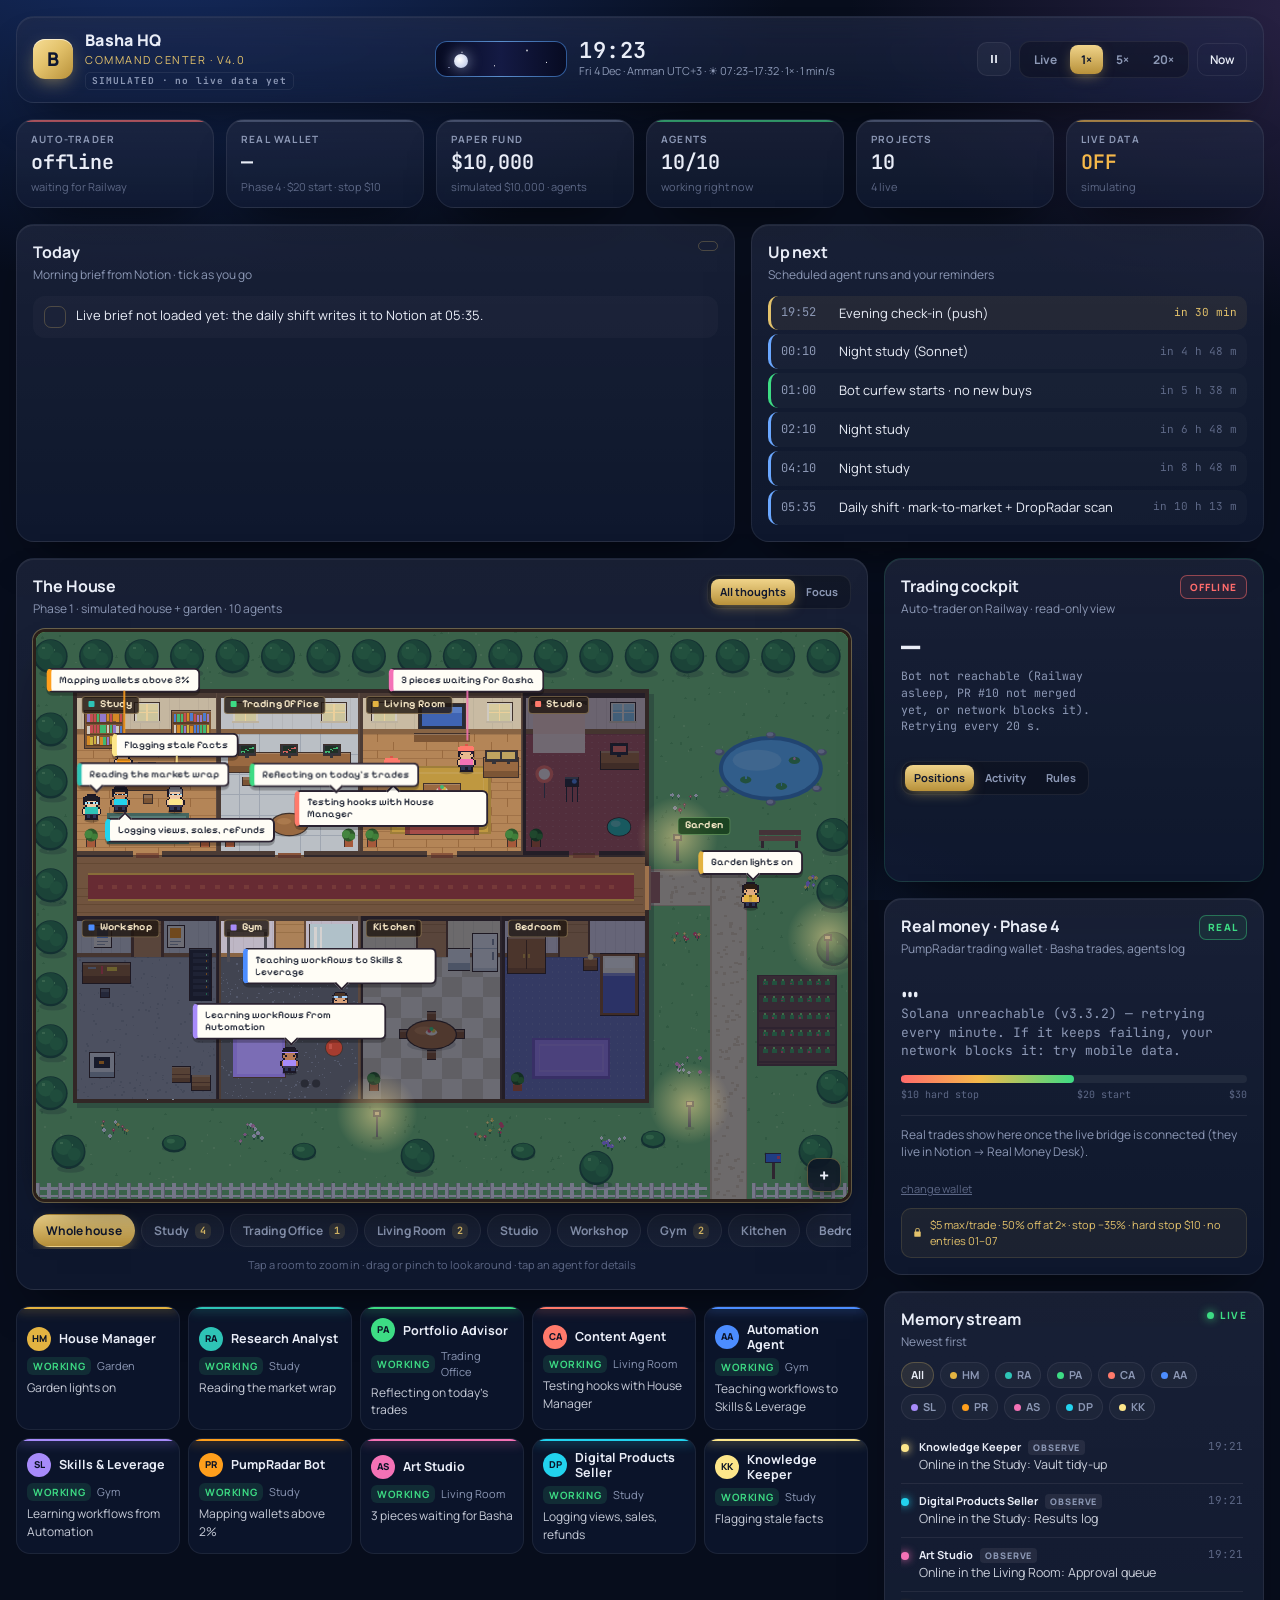
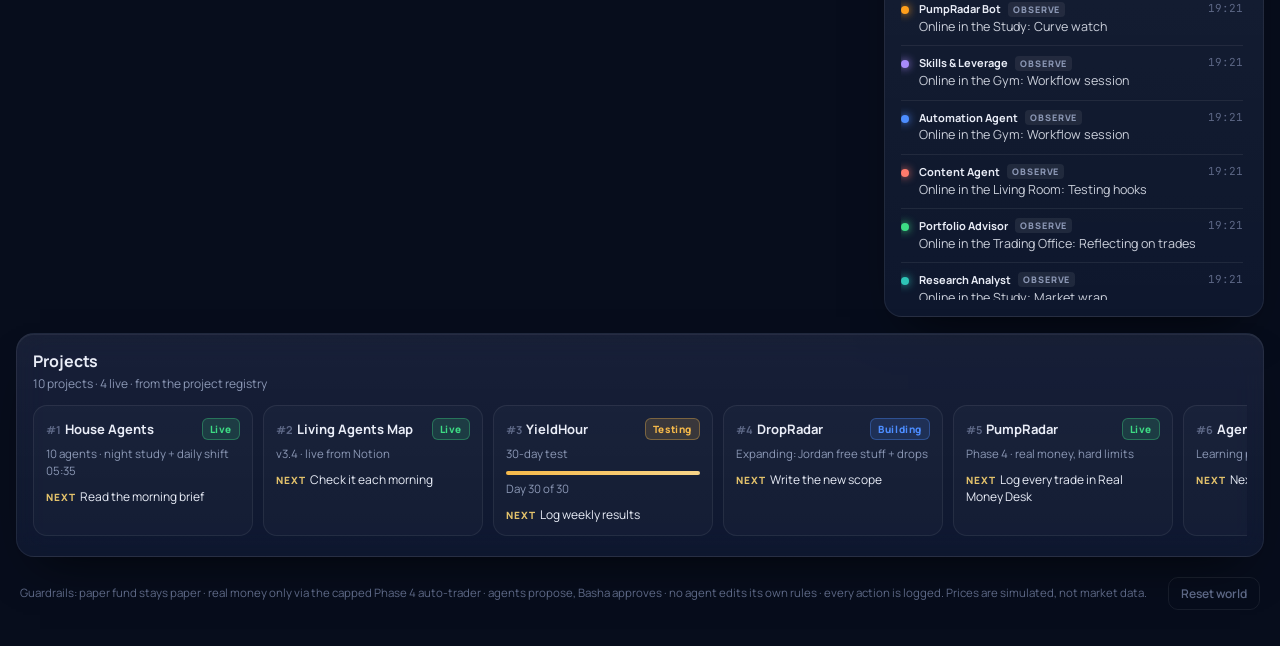
<file: index.html>
<!DOCTYPE html>
<html lang="en">
<head>
  <meta charset="UTF-8">
  <meta name="viewport" content="width=device-width, initial-scale=1, viewport-fit=cover">
  <meta name="theme-color" content="#070d1c">
  <meta name="apple-mobile-web-app-capable" content="yes">
  <meta name="mobile-web-app-capable" content="yes">
  <meta name="apple-mobile-web-app-status-bar-style" content="black-translucent">
  <meta name="apple-mobile-web-app-title" content="Basha HQ">
  <link rel="apple-touch-icon" href="icon.png">
  <link rel="icon" type="image/png" href="icon.png">
  <title>Basha HQ · Living Agents Map v4.0</title>
  <link rel="stylesheet" href="style.css?v=4.0">
</head>
<body>
<div class="app" id="app">

  <!-- TOP BAR -->
  <header class="topbar glass">
    <div class="brand">
      <div class="brand-mark">B</div>
      <div>
        <div class="brand-title">Basha HQ</div>
        <div class="brand-sub">Command Center · v4.0</div>
        <div class="live-badge" id="liveBadge">checking live data…</div>
      </div>
    </div>

    <div class="clock">
      <div class="sky" id="sky" aria-hidden="true">
        <span class="sky-night"></span>
        <span class="sky-orb" id="skyOrb"></span>
      </div>
      <div class="clock-text">
        <div class="clock-time mono" id="clockTime">--:--</div>
        <div class="clock-sub" id="clockSub">Amman · UTC+3</div>
      </div>
    </div>

    <div class="speed" role="group" aria-label="Simulation speed">
      <button class="btn icon" id="btnPause" aria-label="Pause">
        <svg viewBox="0 0 24 24" width="14" height="14"><path id="pauseIcon" d="M7 5h3v14H7zM14 5h3v14h-3z" fill="currentColor"/></svg>
      </button>
      <div class="seg">
        <button data-speed="live" title="Real Amman time">Live</button>
        <button data-speed="1" class="active" title="1 simulated minute per second">1×</button>
        <button data-speed="5" title="5 simulated minutes per second">5×</button>
        <button data-speed="20" title="20 simulated minutes per second">20×</button>
      </div>
      <button class="btn ghost" id="btnNow" title="Jump to real Amman time">Now</button>
    </div>
  </header>

  <!-- COMMAND DASHBOARD (v4.0) -->
  <section class="dash" id="dash">
    <div class="kpis" id="kpis"></div>
    <div class="dash-grid">
      <div class="card glass today-card">
        <div class="card-head"><div><h2>Today</h2><p class="muted" id="todayMeta">Morning brief from Notion · tick as you go</p></div><span class="chip-count mono" id="todayCount"></span></div>
        <ul class="todo" id="todo"></ul>
      </div>
      <div class="card glass next-card">
        <div class="card-head"><div><h2>Up next</h2><p class="muted">Scheduled agent runs and your reminders</p></div></div>
        <ul class="agenda" id="agenda"></ul>
      </div>
    </div>
  </section>

  <!-- MAIN -->
  <main class="layout">
    <section class="col-main">
      <div class="card glass map-card" id="mapCard">
        <div class="card-head">
          <div>
            <h2>The House</h2>
            <p class="muted" id="mapMeta">Phase 1 · simulated house + garden · 10 agents</p>
          </div>
          <div class="seg small" aria-label="Thought bubbles">
            <button data-bubbles="all" class="active">All thoughts</button>
            <button data-bubbles="focus">Focus</button>
          </div>
        </div>
        <div class="map-wrap">
          <div class="map" id="map">
            <canvas id="scene"></canvas>
            <div class="labels" id="rooms"></div>
            <div class="agents-layer" id="agentsLayer"></div>
          </div>
          <div class="map-ui" id="mapUi">
            <button class="mbtn wide" id="zoomAll" aria-label="Show the whole house">
              <svg viewBox="0 0 24 24" width="14" height="14"><path d="M4 9V4h5M20 9V4h-5M4 15v5h5M20 15v5h-5" fill="none" stroke="currentColor" stroke-width="2.2" stroke-linecap="round" stroke-linejoin="round"/></svg>Whole house</button>
            <button class="mbtn" id="zoomOut" aria-label="Zoom out">−</button>
            <button class="mbtn" id="zoomIn" aria-label="Zoom in">+</button>
          </div>
        </div>
        <div class="room-chips" id="roomChips" aria-label="Jump to a room"></div>
        <p class="map-hint">Tap a room to zoom in · drag or pinch to look around · tap an agent for details</p>
      </div>

      <div class="roster" id="roster"></div>
    </section>

    <aside class="col-side">
      <div class="card glass cockpit" id="cockpit">
        <div class="card-head">
          <div><h2>Trading cockpit</h2><p class="muted" id="ckMeta">Auto-trader on Railway · read-only view</p></div>
          <span class="mode-badge" id="ckMode">…</span>
        </div>
        <div class="ck-top">
          <div><div class="ck-val mono" id="ckVal">—</div><div class="ck-sub mono" id="ckSub">connecting to the bot…</div></div>
          <svg class="spark" id="ckSpark" viewBox="0 0 160 48" preserveAspectRatio="none" aria-label="Wallet value history"></svg>
        </div>
        <div class="ck-stats" id="ckStats"></div>
        <div class="ck-tabs seg small" role="tablist">
          <button data-ck="pos" class="active">Positions</button><button data-ck="log">Activity</button><button data-ck="rules">Rules</button>
        </div>
        <div class="ck-pane" id="ckPane"></div>
      </div>
      <div class="card glass portfolio" id="portfolio">
        <div class="card-head">
          <div>
            <h2>Real money · Phase 4</h2>
            <p class="muted">PumpRadar trading wallet · Basha trades, agents log</p>
          </div>
          <span class="badge-real" id="rmBadge">REAL</span>
        </div>
        <div class="pf-value mono" id="pfValue">—</div>
        <div class="pf-pnl mono" id="pfPnl">Add your wallet address below</div>
        <div class="rm-stop">
          <div class="rm-bar"><i id="rmBar"></i><b class="rm-tick" title="Hard stop $10"></b></div>
          <div class="rm-scale mono"><span>$10 hard stop</span><span>$20 start</span><span>$30</span></div>
        </div>
        <div class="pf-positions" id="pfPositions"></div>
        <div class="pf-last" id="pfLast"></div>
        <div class="rm-wallet" id="rmWallet">
          <input id="rmAddr" class="mono" placeholder="Paste your Phantom public address" autocomplete="off" autocapitalize="off" spellcheck="false">
          <button class="btn" id="rmSave">Save</button>
        </div>
        <div class="pf-rules">
          <svg viewBox="0 0 24 24" width="13" height="13"><path d="M7 10V7a5 5 0 0 1 10 0v3h1a1 1 0 0 1 1 1v9a1 1 0 0 1-1 1H6a1 1 0 0 1-1-1v-9a1 1 0 0 1 1-1zm2 0h6V7a3 3 0 0 0-6 0z" fill="currentColor"/></svg>
          <span id="pfRules">$5 max/trade · 50% off at 2× · stop −35% · hard stop $10 · no entries 01–07</span>
        </div>
      </div>

      <div class="card glass feed-card" id="feedCard">
        <div class="card-head">
          <div>
            <h2>Memory stream</h2>
            <p class="muted">Newest first</p>
          </div>
          <span class="live-pill"><i></i>LIVE</span>
        </div>
        <div class="feed-filters" id="feedFilters"></div>
        <ol class="feed" id="feed"></ol>
      </div>
    </aside>
  </main>

  <!-- PROJECTS STRIP -->
  <section class="card glass projects">
    <div class="card-head">
      <div>
        <h2>Projects</h2>
        <p class="muted" id="projMeta"></p>
      </div>
    </div>
    <div class="proj-strip" id="projects"></div>
  </section>

  <footer class="foot">
    <p>Guardrails: paper fund stays paper · real money only via the capped Phase 4 auto-trader · agents propose, Basha approves · no agent edits its own rules · every action is logged. Prices are simulated, not market data.</p>
    <button class="btn ghost" id="btnReset">Reset world</button>
  </footer>
</div>

<!-- AGENT PANEL -->
<div class="scrim" id="scrim"></div>
<aside class="panel" id="panel" aria-hidden="true">
  <button class="panel-close" id="panelClose" aria-label="Close">×</button>
  <div class="panel-body" id="panelBody"></div>
</aside>

<!-- PHONE NAV (v4.0) -->
<nav class="bottom-nav" id="bottomNav" aria-label="Sections">
  <a href="#dash" class="active"><svg viewBox="0 0 24 24"><path d="M4 13h6V4H4zm0 7h6v-5H4zm10 0h6v-9h-6zm0-16v5h6V4z" fill="currentColor"/></svg>Today</a>
  <a href="#mapCard"><svg viewBox="0 0 24 24"><path d="M12 3 3 10v11h6v-6h6v6h6V10z" fill="currentColor"/></svg>House</a>
  <a href="#cockpit"><svg viewBox="0 0 24 24"><path d="M3 17l6-6 4 4 8-8v4h2V3h-8v2h4l-6 6-4-4-8 8z" fill="currentColor"/></svg>Trading</a>
  <a href="#feedCard"><svg viewBox="0 0 24 24"><path d="M4 5h16v2H4zm0 6h16v2H4zm0 6h10v2H4z" fill="currentColor"/></svg>Feed</a>
</nav>

<script src="script.js?v=4.0"></script>
</body>
</html>
</file>
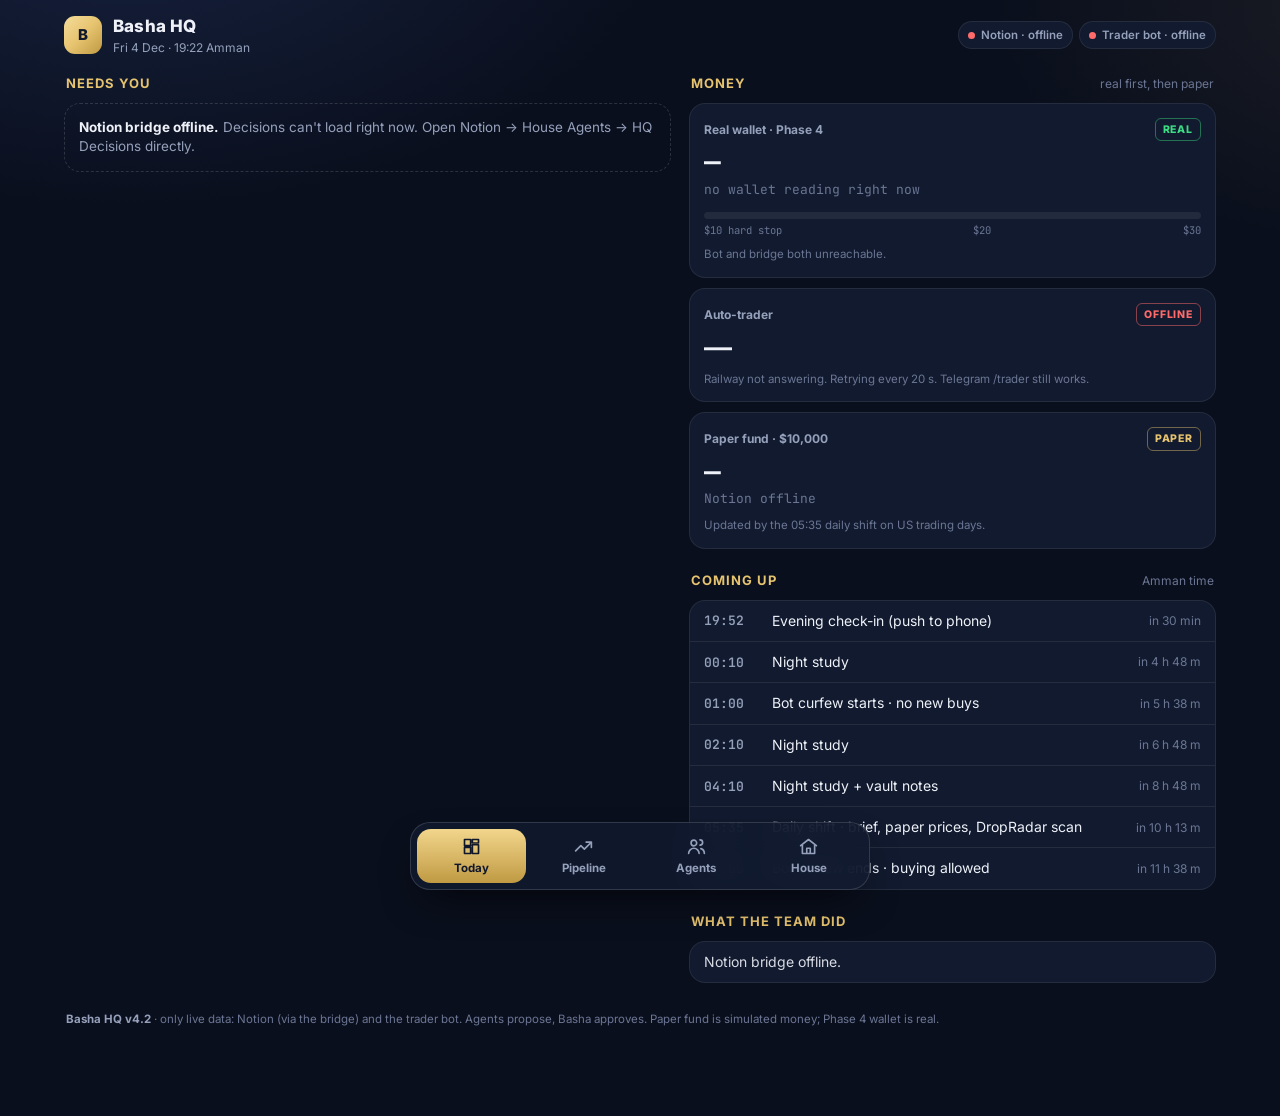
<file: hq/index.html>
<!DOCTYPE html>
<html lang="en">
<head>
  <meta charset="UTF-8">
  <meta name="viewport" content="width=device-width, initial-scale=1, viewport-fit=cover">
  <meta name="theme-color" content="#0a0f1d">
  <meta name="apple-mobile-web-app-capable" content="yes">
  <meta name="mobile-web-app-capable" content="yes">
  <meta name="apple-mobile-web-app-status-bar-style" content="black-translucent">
  <meta name="apple-mobile-web-app-title" content="Basha HQ">
  <link rel="apple-touch-icon" href="../icon.png">
  <link rel="icon" type="image/png" href="../icon.png">
  <title>Basha HQ</title>
  <link rel="preconnect" href="https://fonts.googleapis.com">
  <link rel="stylesheet" href="https://fonts.googleapis.com/css2?family=Inter:wght@400;500;600;700;800&family=JetBrains+Mono:wght@500;600&display=swap">
  <link rel="stylesheet" href="style.css">
</head>
<body>
<div class="app">

  <header class="top">
    <div class="brand">
      <div class="mark">B</div>
      <div>
        <div class="title">Basha HQ</div>
        <div class="sub" id="clock">Amman</div>
      </div>
    </div>
    <div class="sources" id="sources" aria-label="Data sources"></div>
  </header>

  <!-- TODAY -->
  <main class="tab active" id="tab-today" data-tab="today">
   <div class="col col-a">
    <section class="block o1">
      <div class="block-head"><h2>Needs you</h2><span class="count" id="needCount"></span></div>
      <div id="needs"></div>
    </section>

   </div>
   <div class="col col-b">
    <section class="block o2">
      <div class="block-head"><h2>Money</h2><span class="hint">real first, then paper</span></div>
      <div class="money" id="money"></div>
      <div id="trades"></div>
    </section>

    <section class="block o3">
      <div class="block-head"><h2>Coming up</h2><span class="hint">Amman time</span></div>
      <ol class="agenda" id="agenda"></ol>
    </section>

    <section class="block o4">
      <div class="block-head"><h2>What the team did</h2><span class="hint" id="briefDate"></span></div>
      <ul class="done" id="done"></ul>
    </section>
   </div>
  </main>

  <!-- PIPELINE -->
  <main class="tab" id="tab-pipeline" data-tab="pipeline">
    <section class="block">
      <div class="block-head"><h2>Pipeline</h2><span class="hint">everything moving toward income</span></div>
      <div id="pipeline"></div>
    </section>
    <section class="block">
      <div class="block-head"><h2>DropRadar finds</h2><span class="hint" id="dropMeta"></span></div>
      <div id="drops"></div>
    </section>
  </main>

  <!-- AGENTS -->
  <main class="tab" id="tab-agents" data-tab="agents">
    <section class="block">
      <div class="block-head"><h2>Scheduled runs</h2><span class="hint">from the activity log</span></div>
      <div class="health" id="health"></div>
    </section>
    <section class="block">
      <div class="block-head"><h2>Team</h2><span class="hint">last real action · last thing learned</span></div>
      <div class="agents" id="agents"></div>
    </section>
    <section class="block">
      <div class="block-head"><h2>Activity log</h2><span class="hint">newest first</span></div>
      <div class="filters" id="logFilters"></div>
      <ol class="log" id="log"></ol>
    </section>
  </main>

  <!-- HOUSE -->
  <main class="tab" id="tab-house" data-tab="house">
    <section class="block house">
      <h2>The House</h2>
      <p>The pixel house with walking agents lives here as its own view. Today the agents' movement is animation; their thoughts and memories come from the real activity log.</p>
      <p>When the team runs many jobs a day, the house becomes a real-time picture of who is working on what.</p>
      <a class="btn gold" href="../" target="_blank" rel="noopener">Open the Living Map</a>
    </section>
  </main>

  <footer class="foot" id="foot"></footer>
</div>

<nav class="tabbar" aria-label="Sections">
  <button data-go="today" class="active"><svg viewBox="0 0 24 24"><path d="M4 4h7v7H4zM13 4h7v4h-7zM13 10h7v10h-7zM4 13h7v7H4z"/></svg>Today</button>
  <button data-go="pipeline"><svg viewBox="0 0 24 24"><path d="M3 17l6-6 4 4 8-8M15 7h6v6"/></svg>Pipeline</button>
  <button data-go="agents"><svg viewBox="0 0 24 24"><circle cx="9" cy="8" r="3.2"/><path d="M3 20c0-3.3 2.7-6 6-6s6 2.7 6 6M16 4.5a3 3 0 0 1 0 6M21 20c0-2.6-1.6-4.8-4-5.6"/></svg>Agents</button>
  <button data-go="house"><svg viewBox="0 0 24 24"><path d="M3 11l9-7 9 7M5 9.5V20h14V9.5M10 20v-6h4v6"/></svg>House</button>
</nav>

<script src="app.js"></script>
</body>
</html>
</file>
<file: style.css>
/* Basha HQ · Command Center v4.0 — style.css */
@import url('https://fonts.googleapis.com/css2?family=Manrope:wght@400;500;600;700;800&family=JetBrains+Mono:wght@400;500;600&family=Pixelify+Sans:wght@400;500;600&display=swap');

:root {
  --bg: #070d1c;
  --glass: rgba(16, 27, 54, 0.58);
  --glass-strong: rgba(10, 18, 38, 0.9);
  --line: rgba(255, 255, 255, 0.07);
  --line-gold: rgba(227, 194, 107, 0.25);
  --gold: #e3c26b;
  --gold-deep: #b8913a;
  --text: #e9edf7;
  --muted: #8c98b5;
  --dim: #5d6886;
  --up: #3ddc84;
  --down: #ff6b6b;
  --radius: 18px;
}

* { box-sizing: border-box; }
html, body { margin: 0; }
body {
  min-height: 100vh;
  color: var(--text);
  font: 14px/1.45 Manrope, system-ui, -apple-system, sans-serif;
  -webkit-font-smoothing: antialiased;
  background:
    radial-gradient(1100px 650px at 12% -12%, #17306a 0%, transparent 60%),
    radial-gradient(900px 600px at 105% 0%, #2b2347 0%, transparent 55%),
    radial-gradient(800px 500px at 50% 120%, #10264a 0%, transparent 60%),
    var(--bg);
  background-attachment: fixed;
}
button { font: inherit; color: inherit; }
h2 { margin: 0; font-size: 15px; font-weight: 700; letter-spacing: 0.01em; }
h4 { margin: 18px 0 8px; font-size: 11px; letter-spacing: 0.12em; text-transform: uppercase; color: var(--gold); }
.muted { margin: 2px 0 0; color: var(--muted); font-size: 12px; }
.mono { font-family: 'JetBrains Mono', ui-monospace, monospace; font-variant-numeric: tabular-nums; }

.app { max-width: 1480px; margin: 0 auto; padding: max(16px, env(safe-area-inset-top)) max(16px, env(safe-area-inset-right)) max(16px, env(safe-area-inset-bottom)) max(16px, env(safe-area-inset-left)); display: flex; flex-direction: column; gap: 16px; }

/* ---------- Glass ---------- */
.glass {
  background: linear-gradient(180deg, rgba(255,255,255,0.05), rgba(255,255,255,0.012)), var(--glass);
  border: 1px solid var(--line);
  border-radius: var(--radius);
  -webkit-backdrop-filter: blur(16px) saturate(140%);
  backdrop-filter: blur(16px) saturate(140%);
  box-shadow: inset 0 1px 0 rgba(255,255,255,0.06), 0 24px 48px -24px rgba(0,0,0,0.7);
}
.card { padding: 16px; }
.card-head { display: flex; align-items: flex-start; justify-content: space-between; gap: 12px; margin-bottom: 12px; }

/* ---------- Buttons ---------- */
.btn {
  border: 1px solid var(--line); background: rgba(255,255,255,0.04);
  border-radius: 10px; padding: 7px 12px; cursor: pointer; font-weight: 600; font-size: 12px;
  transition: background .2s, border-color .2s;
}
.btn:hover { border-color: var(--line-gold); background: rgba(227,194,107,0.08); }
.btn.icon { width: 34px; height: 34px; padding: 0; display: grid; place-items: center; }
.btn.ghost { background: transparent; }
.btn.danger { border-color: rgba(255,107,107,.5); color: var(--down); }
.seg { display: inline-flex; padding: 3px; gap: 2px; border-radius: 11px; background: rgba(0,0,0,0.25); border: 1px solid var(--line); }
.seg button {
  border: 0; background: transparent; padding: 6px 11px; border-radius: 8px; cursor: pointer;
  font-size: 12px; font-weight: 700; color: var(--muted); transition: all .2s;
}
.seg button:hover { color: var(--text); }
.seg button.active { background: linear-gradient(180deg, #f0d48a, var(--gold-deep)); color: #10182e; box-shadow: 0 4px 14px -4px rgba(227,194,107,.6); }
.seg.small button { padding: 5px 9px; font-size: 11px; }

/* ---------- Top bar ---------- */
.topbar { display: flex; align-items: center; justify-content: space-between; gap: 14px; padding: 12px 16px; flex-wrap: wrap; }
.brand { display: flex; align-items: center; gap: 12px; }
.brand-mark {
  width: 40px; height: 40px; border-radius: 12px; display: grid; place-items: center;
  font-weight: 800; font-size: 19px; color: #0d1630;
  background: linear-gradient(135deg, #f6dd96, var(--gold) 45%, var(--gold-deep));
  box-shadow: 0 6px 20px -6px rgba(227,194,107,.7), inset 0 1px 0 rgba(255,255,255,.6);
}
.brand-title { font-weight: 800; font-size: 16px; letter-spacing: .02em; }
.brand-sub { font-size: 11px; color: var(--gold); letter-spacing: .14em; text-transform: uppercase; }

.clock { display: flex; align-items: center; gap: 12px; }
.sky {
  position: relative; width: 132px; height: 36px; border-radius: 12px; overflow: hidden;
  background: linear-gradient(90deg, #1f4c8f, #4f86c9 50%, #1f4c8f);
  border: 1px solid var(--line);
}
.sky-night {
  position: absolute; inset: 0; opacity: var(--night, 0); transition: opacity 1s;
  background:
    radial-gradient(1px 1px at 20% 30%, #fff, transparent),
    radial-gradient(1px 1px at 45% 70%, #fff, transparent),
    radial-gradient(1.4px 1.4px at 70% 25%, #fff, transparent),
    radial-gradient(1px 1px at 85% 60%, #fff, transparent),
    radial-gradient(1px 1px at 10% 75%, #cfd8ff, transparent),
    linear-gradient(90deg, #070b22, #141a44 50%, #070b22);
}
.sky::after { /* dusk band */
  content: ''; position: absolute; inset: 0; opacity: var(--dusk, 0); transition: opacity 1s;
  background: linear-gradient(0deg, rgba(255,140,80,.55), rgba(160,80,140,.25) 60%, transparent);
}
.sky-orb {
  position: absolute; top: 50%; left: 50%; width: 14px; height: 14px; margin: -7px 0 0 -7px; border-radius: 50%;
  background: radial-gradient(circle at 40% 40%, #fff6d0, #f3c752 60%, #d99b2b);
  box-shadow: 0 0 14px 4px rgba(243,199,82,.55); z-index: 2; transition: background .6s, box-shadow .6s;
}
.sky-orb.moon { background: radial-gradient(circle at 40% 40%, #ffffff, #cdd6ee 65%, #9aa6c8); box-shadow: 0 0 12px 3px rgba(200,215,255,.35); }
.clock-time { font-size: 22px; font-weight: 600; letter-spacing: .02em; line-height: 1.1; }
.clock-sub { font-size: 11px; color: var(--muted); }

.speed { display: flex; align-items: center; gap: 8px; }

.live-badge { display: inline-block; margin-top: 4px; font: 700 9.5px/1 'JetBrains Mono', monospace; letter-spacing: .1em; padding: 3px 6px; border-radius: 5px; color: var(--muted); border: 1px solid var(--line); }
.live-badge.on { color: var(--up); border-color: rgba(61,220,132,.4); background: rgba(61,220,132,.08); }

/* ---------- Layout ---------- */
.layout { display: grid; grid-template-columns: minmax(0, 1fr) 380px; gap: 16px; align-items: start; }
.col-main, .col-side { display: flex; flex-direction: column; gap: 16px; min-width: 0; }

/* ---------- Map (16-bit house) ---------- */
.map-wrap { position: relative; }
.map-hint { margin: 8px 0 0; font-size: 11px; color: var(--dim); text-align: center; }
.map {
  --av: 26px;
  container-type: inline-size;
  position: relative; width: 100%; aspect-ratio: 1000 / 700;
  border-radius: 12px; overflow: hidden;
  background: #74c25a;
  border: 3px solid #2a1f1a;
  box-shadow: 0 0 0 1px rgba(227,194,107,.4), 0 24px 48px -24px rgba(0,0,0,.8);
  touch-action: pan-y; -webkit-user-select: none; user-select: none; -webkit-touch-callout: none; cursor: zoom-in;
}
.map.zoomed { touch-action: none; cursor: grab; }
.map.zoomed:active { cursor: grabbing; }

/* zoom buttons on top of the map */
.map-ui { position: absolute; right: 10px; bottom: 10px; z-index: 40; display: flex; gap: 6px; }
.mbtn {
  min-width: 34px; height: 34px; padding: 0 10px; border-radius: 10px; cursor: pointer;
  display: inline-flex; align-items: center; justify-content: center; gap: 6px;
  font-size: 18px; font-weight: 800; line-height: 1; color: var(--text);
  background: rgba(8,14,32,.78); border: 1px solid rgba(227,194,107,.35);
  -webkit-backdrop-filter: blur(10px); backdrop-filter: blur(10px);
  box-shadow: 0 6px 16px -6px rgba(0,0,0,.7);
}
.mbtn.wide { font-size: 12px; font-weight: 700; color: #10182e; border-color: transparent; background: linear-gradient(180deg, #f0d48a, var(--gold-deep)); display: none; }
.map-ui.zoomed .mbtn.wide { display: inline-flex; }
.map-ui:not(.zoomed) #zoomOut { display: none; }
.mbtn:active { transform: scale(.96); }

/* room chips under the map */
.room-chips { display: flex; gap: 6px; overflow-x: auto; padding: 12px 0 2px; scrollbar-width: none; -webkit-overflow-scrolling: touch; }
.room-chips::-webkit-scrollbar { display: none; }
.rchip {
  flex: none; display: inline-flex; align-items: center; gap: 6px; padding: 7px 12px; border-radius: 999px; cursor: pointer;
  font-size: 12px; font-weight: 700; color: var(--muted);
  background: rgba(255,255,255,.04); border: 1px solid var(--line); transition: all .2s;
}
.rchip b { font: 700 10px/1 'JetBrains Mono', monospace; color: var(--gold); padding: 3px 5px; border-radius: 6px; background: rgba(227,194,107,.12); }
.rchip b:empty { display: none; }
.rchip.active { color: #10182e; border-color: transparent; background: linear-gradient(180deg, #f0d48a, var(--gold-deep)); box-shadow: 0 4px 14px -4px rgba(227,194,107,.6); }
.rchip.active b { color: #10182e; background: rgba(16,24,46,.15); }
.map canvas { position: absolute; inset: 0; width: 100%; height: 100%; display: block; }
.labels, .agents-layer { position: absolute; inset: 0; pointer-events: none; }

.room-label {
  position: absolute; left: 0; top: 0; z-index: 2; will-change: transform; display: flex; align-items: center; gap: 5px;
  padding: 2px 6px 3px; border-radius: 4px;
  font: 600 var(--lf, 11px)/1 'Pixelify Sans', 'JetBrains Mono', monospace;
  color: #fbeccb; background: rgba(34,24,18,.82); border: 1px solid rgba(255,220,150,.35);
  white-space: nowrap; letter-spacing: .03em;
}
.room-label { overflow: hidden; }
.room-label i { width: 6px; height: 6px; border-radius: 1px; background: var(--c); flex: none; }
.room-label span { overflow: hidden; text-overflow: ellipsis; }
.room-label .ls { display: none; }
.map.compact .room-label { padding: 2px 4px; gap: 3px; }
.map.compact .room-label .ln { display: none; }
.map.compact .room-label .ls { display: inline; }
.map.compact .room-label i { width: 4px; height: 4px; }
.room-label.outdoor { background: rgba(20,60,24,.78); border-color: rgba(190,255,170,.35); }

/* Agents: drawn on the canvas; this element is the click target + thought bubble */
.agent {
  position: absolute; left: 0; top: 0;
  width: var(--av); height: calc(var(--av) * 1.35);
  margin: calc(var(--av) * -1.35) 0 0 calc(var(--av) / -2);
  pointer-events: auto; cursor: pointer; will-change: transform;
  -webkit-tap-highlight-color: transparent;
}
.bubble {
  position: absolute; bottom: calc(100% + 5px + var(--lift, 0px)); left: 50%; transform: translateX(-50%);
  width: max-content; max-width: clamp(118px, 24cqw, 210px); display: none;
  padding: 4px 8px 5px; border-radius: 6px;
  background: #fffdf6; color: #1d2333;
  border: 2px solid #2a2230; border-left: 5px solid var(--c);
  font: 500 clamp(10px, 1.2cqw, 13px)/1.2 'Pixelify Sans', 'JetBrains Mono', monospace;
  box-shadow: 0 3px 0 rgba(0,0,0,.25);
  pointer-events: none; transition: opacity .3s;
}
.agent.bub .bubble { display: block; }
.bubble span { display: -webkit-box; -webkit-line-clamp: 2; -webkit-box-orient: vertical; overflow: hidden; white-space: normal; overflow-wrap: anywhere; }
.bubble::after {
  content: ''; position: absolute; top: 100%; left: 50%; margin-left: -4px; width: 8px; height: 8px;
  background: #fffdf6; border-right: 2px solid #2a2230; border-bottom: 2px solid #2a2230;
  transform: translateY(-4px) rotate(45deg);
}
.agent.edge-l .bubble { left: -4px; transform: none; }
.agent.edge-l .bubble::after { left: 14px; }
.agent.edge-r .bubble { left: auto; right: -4px; transform: none; }
.agent.edge-r .bubble::after { left: auto; right: 10px; }
.bubble.pop { animation: pop .35s ease-out; }
@keyframes pop { from { opacity: 0; margin-bottom: -4px; } to { opacity: 1; margin-bottom: 0; } }
.bubble.reflect { background: #fff3c9; border-color: #8a6a1f; border-left-color: var(--c); }
.bubble.reflect::after { background: #fff3c9; border-color: #8a6a1f; }
.agent.sleep .bubble { opacity: .82; }
.agent.selected .bubble { box-shadow: 0 0 0 2px var(--gold), 0 3px 0 rgba(0,0,0,.25); }
/* bubble moved up to avoid another one: a thin line in the agent's colour leads back to it */
.agent.lifted .bubble::after { display: none; }
.agent.lifted .bubble::before { content: ''; position: absolute; top: 100%; left: 50%; width: 2px; margin-left: -1px; height: calc(var(--lift) + 4px); background: var(--c); opacity: .85; }
.agent.lifted.edge-l .bubble::before { left: calc(4px + var(--av) / 2); }
.agent.lifted.edge-r .bubble::before { left: auto; right: calc(4px + var(--av) / 2); }
/* no room above: bubble sits under the agent */
.agent.below .bubble { bottom: auto; top: calc(100% + 6px + var(--lift, 0px)); }
.agent.below.lifted .bubble::before { top: auto; bottom: 100%; }
.agent.below .bubble::after { top: auto; bottom: 100%; transform: translateY(4px) rotate(225deg); }
/* whole-house view on small screens: tiny name tags instead of bubbles */
.agent .tag { display: none; }
.agent.tagged .tag {
  display: block; position: absolute; left: 50%; bottom: calc(100% + 2px + var(--lift, 0px)); transform: translateX(calc(-50% + var(--dx, 0px)));
  font: 800 8px/1 'JetBrains Mono', monospace; letter-spacing: .02em; color: #0a1226; background: var(--c);
  padding: 2px 3px; border-radius: 3px; box-shadow: 0 0 0 1px rgba(10,18,38,.8), 0 2px 4px rgba(0,0,0,.35); pointer-events: none;
}
.agent.tagged.sleep .tag { opacity: .7; }
.agent.tagged.below .tag { bottom: auto; top: calc(100% + 3px); }

/* ---------- Roster ---------- */
.roster { display: grid; grid-template-columns: repeat(5, minmax(0, 1fr)); gap: 8px; }
.rcard {
  position: relative; padding: 11px 10px 10px; border-radius: 14px; cursor: pointer; text-align: left;
  background: var(--glass); border: 1px solid var(--line); overflow: hidden; transition: border-color .2s, transform .2s;
}
.rcard::before { content: ''; position: absolute; left: 0; right: 0; top: 0; height: 2px; background: var(--c); box-shadow: 0 0 12px var(--c); }
.rcard:hover { transform: translateY(-2px); border-color: rgba(255,255,255,.14); }
.rcard.selected { border-color: var(--line-gold); box-shadow: 0 0 0 1px var(--line-gold); }
.rcard .r-top { display: flex; align-items: center; gap: 8px; }
.rcard .mini { width: 24px; height: 24px; border-radius: 50%; display: grid; place-items: center; font-size: 9.5px; font-weight: 800; color: #0a1226; background: var(--c); flex: none; }
.rcard .r-name { font-weight: 700; font-size: 12.5px; line-height: 1.2; }
.rcard .r-room { font-size: 11px; color: var(--muted); margin-top: 6px; display: flex; align-items: center; gap: 6px; }
.rcard .r-thought { font-size: 12px; color: var(--text); opacity: .85; margin-top: 4px; display: -webkit-box; -webkit-line-clamp: 2; -webkit-box-orient: vertical; overflow: hidden; min-height: 2.6em; }
.state { font-size: 10px; font-weight: 700; letter-spacing: .06em; text-transform: uppercase; padding: 2px 6px; border-radius: 6px; background: rgba(255,255,255,.06); color: var(--muted); }
.state.walking { color: #9cc2ff; background: rgba(76,141,255,.14); }
.state.working { color: var(--up); background: rgba(61,220,132,.12); }
.state.resting { color: #b8b3d9; background: rgba(167,139,250,.12); }
.state.reflecting { color: var(--gold); background: rgba(227,194,107,.14); }

/* ---------- Portfolio ---------- */
.badge-paper { font-size: 10px; font-weight: 800; letter-spacing: .12em; padding: 4px 8px; border-radius: 7px; color: var(--gold); border: 1px solid var(--line-gold); background: rgba(227,194,107,.07); white-space: nowrap; }
.pf-value { font-size: 30px; font-weight: 600; letter-spacing: -.01em; line-height: 1.1; }
.pf-pnl { font-size: 13px; margin-top: 2px; }
.up { color: var(--up); } .down { color: var(--down); } .flat { color: var(--muted); }
.spark { width: 100%; height: 60px; display: block; margin: 12px 0 10px; }
.alloc { display: flex; height: 8px; border-radius: 5px; overflow: hidden; background: rgba(255,255,255,.05); }
.alloc span { height: 100%; transition: width .6s; }
.alloc-legend { display: flex; flex-wrap: wrap; gap: 4px 12px; margin-top: 7px; font-size: 11px; color: var(--muted); }
.alloc-legend b { display: inline-block; width: 7px; height: 7px; border-radius: 2px; margin-right: 5px; }
.pf-positions { margin-top: 12px; border-top: 1px solid var(--line); }
.pos { display: grid; grid-template-columns: 52px 1fr auto auto; gap: 10px; align-items: center; padding: 7px 0; border-bottom: 1px solid var(--line); font-size: 12px; }
.pos .sym { font-weight: 800; }
.pos .q { color: var(--muted); }
.pf-empty { padding: 10px 0; font-size: 12px; color: var(--muted); }
.pf-last { margin-top: 10px; font-size: 12px; color: var(--muted); }
.pf-last b { color: var(--text); }
.badge-real { font-size: 10px; font-weight: 800; letter-spacing: .12em; padding: 4px 8px; border-radius: 7px; color: var(--up); border: 1px solid rgba(61,220,132,.4); background: rgba(61,220,132,.08); white-space: nowrap; }
.badge-real.stop { color: var(--down); border-color: rgba(255,107,107,.5); background: rgba(255,107,107,.08); }
.rm-stop { margin: 14px 0 4px; }
.rm-bar { position: relative; height: 8px; border-radius: 5px; background: rgba(255,255,255,.06); overflow: hidden; }
.rm-bar i { position: absolute; left: 0; top: 0; bottom: 0; width: 0; border-radius: 5px; background: linear-gradient(90deg, #ff6b6b, #f5b94a 45%, #3ddc84); transition: width .6s; }
.rm-tick { position: absolute; left: 0; top: -2px; bottom: -2px; width: 2px; background: var(--down); }
.rm-scale { display: flex; justify-content: space-between; margin-top: 5px; font-size: 10px; color: var(--dim); }
.rm-wallet { display: flex; gap: 6px; margin-top: 12px; }
.rm-wallet input { flex: 1; min-width: 0; padding: 8px 10px; border-radius: 10px; border: 1px solid var(--line); background: rgba(0,0,0,.25); color: var(--text); font-size: 11px; }
.rm-wallet.set { display: none; }
.rm-change { background: none; border: 0; padding: 0; color: var(--dim); font-size: 11px; text-decoration: underline; cursor: pointer; }
.pf-rules { display: flex; align-items: center; gap: 7px; margin-top: 10px; padding: 8px 10px; border-radius: 10px; font-size: 11px; color: var(--gold); background: rgba(227,194,107,.06); border: 1px solid rgba(227,194,107,.14); }

/* ---------- Feed ---------- */
.live-pill { display: inline-flex; align-items: center; gap: 6px; font-size: 10px; font-weight: 800; letter-spacing: .14em; color: var(--up); }
.live-pill i { width: 7px; height: 7px; border-radius: 50%; background: var(--up); box-shadow: 0 0 10px var(--up); animation: blink 1.6s infinite; }
.paused .live-pill { color: var(--muted); }
.paused .live-pill i { background: var(--muted); box-shadow: none; animation: none; }
@keyframes blink { 50% { opacity: .3; } }
.feed-filters { display: flex; gap: 6px; flex-wrap: wrap; margin-bottom: 10px; }
.chip {
  border: 1px solid var(--line); background: rgba(255,255,255,.03); border-radius: 999px;
  padding: 4px 9px; font-size: 11px; font-weight: 700; cursor: pointer; color: var(--muted);
  display: inline-flex; align-items: center; gap: 5px;
}
.chip i { width: 7px; height: 7px; border-radius: 50%; background: var(--c); }
.chip.active { color: var(--text); border-color: var(--line-gold); background: rgba(227,194,107,.1); }
.feed { list-style: none; margin: 0; padding: 0 4px 0 0; max-height: 470px; overflow-y: auto; scrollbar-width: thin; scrollbar-color: rgba(255,255,255,.15) transparent; }
.fi { display: flex; gap: 10px; padding: 9px 0; border-bottom: 1px solid var(--line); animation: slideIn .4s ease-out; }
.fi-dot { flex: none; width: 8px; height: 8px; margin-top: 5px; border-radius: 50%; background: var(--c); box-shadow: 0 0 8px var(--c); }
.fi-body { min-width: 0; flex: 1; }
.fi-top { display: flex; align-items: center; gap: 7px; font-size: 11px; }
.fi-top b { font-weight: 700; color: var(--text); }
.fi-top time { margin-left: auto; color: var(--dim); }
.fi-text { font-size: 12.5px; color: rgba(233,237,247,.86); margin-top: 1px; }
.tag { font-size: 9px; font-weight: 800; letter-spacing: .1em; text-transform: uppercase; padding: 1px 5px; border-radius: 4px; background: rgba(255,255,255,.07); color: var(--muted); }
.tag.reflect { background: rgba(227,194,107,.16); color: var(--gold); }
.tag.trade { background: rgba(61,220,132,.14); color: var(--up); }
.tag.plan { background: rgba(76,141,255,.15); color: #9cc2ff; }
.tag.social { background: rgba(255,122,107,.14); color: #ffab9f; }
.tag.risk { background: rgba(255,107,107,.16); color: var(--down); }
@keyframes slideIn { from { opacity: 0; transform: translateY(-6px); } to { opacity: 1; transform: none; } }

/* ---------- Projects ---------- */
.proj-strip { display: grid; grid-auto-flow: column; grid-auto-columns: minmax(220px, 1fr); gap: 10px; overflow-x: auto; padding-bottom: 4px; scroll-snap-type: x mandatory; scrollbar-width: thin; }
.proj { scroll-snap-align: start; padding: 12px; border-radius: 14px; background: rgba(255,255,255,.025); border: 1px solid var(--line); }
.proj .p-top { display: flex; align-items: center; justify-content: space-between; gap: 8px; }
.proj .p-name { font-weight: 700; font-size: 13px; }
.proj .p-num { color: var(--dim); font-size: 11px; margin-right: 4px; }
.proj .p-note { font-size: 11.5px; color: var(--muted); margin-top: 6px; }
.proj .p-next { font-size: 12px; margin-top: 8px; }
.proj .p-next span { color: var(--gold); font-size: 10px; font-weight: 800; letter-spacing: .1em; text-transform: uppercase; margin-right: 4px; }
.proj .p-bar { height: 4px; border-radius: 3px; background: rgba(255,255,255,.06); margin-top: 8px; overflow: hidden; }
.proj .p-bar i { display: block; height: 100%; background: linear-gradient(90deg, #f5b94a, #f7d488); }
.status { font-size: 10px; font-weight: 800; letter-spacing: .06em; padding: 3px 7px; border-radius: 6px; white-space: nowrap; color: var(--sc); background: color-mix(in srgb, var(--sc) 15%, transparent); border: 1px solid color-mix(in srgb, var(--sc) 35%, transparent); }
.proj.private { display: grid; place-items: center; text-align: center; color: var(--muted); font-size: 12px; border-style: dashed; }

/* ---------- Footer ---------- */
.foot { display: flex; align-items: center; justify-content: space-between; gap: 16px; padding: 4px 4px 20px; color: var(--dim); font-size: 11.5px; }
.foot p { margin: 0; }

/* ---------- Agent panel ---------- */
.scrim { position: fixed; inset: 0; background: rgba(2,5,15,.5); opacity: 0; pointer-events: none; transition: opacity .3s; z-index: 50; }
.scrim.open { opacity: 1; pointer-events: auto; }
.panel {
  position: fixed; top: 12px; right: 12px; bottom: 12px; width: min(420px, calc(100% - 24px)); z-index: 60;
  border-radius: 20px; border: 1px solid var(--line-gold);
  background: linear-gradient(180deg, rgba(255,255,255,.05), rgba(255,255,255,.01)), rgba(10,18,38,.94);
  -webkit-backdrop-filter: blur(20px); backdrop-filter: blur(20px);
  box-shadow: 0 30px 80px -20px rgba(0,0,0,.8);
  transform: translateX(calc(100% + 24px)); transition: transform .4s cubic-bezier(.2,.8,.2,1);
  display: flex; flex-direction: column;
}
.panel:not(.open) { visibility: hidden; transition: transform .4s cubic-bezier(.2,.8,.2,1), visibility 0s .4s; }
.panel.open { transform: none; }
.panel-close { position: absolute; top: 10px; right: 12px; width: 32px; height: 32px; border-radius: 10px; border: 1px solid var(--line); background: rgba(255,255,255,.04); font-size: 20px; line-height: 1; cursor: pointer; z-index: 2; }
.panel-body { padding: 20px; overflow-y: auto; flex: 1; }
.p-head { display: flex; align-items: center; gap: 14px; padding-right: 36px; }
.p-avatar { width: 54px; height: 54px; border-radius: 50%; display: grid; place-items: center; font-weight: 800; font-size: 18px; color: #0a1226; flex: none;
  background: radial-gradient(circle at 34% 28%, rgba(255,255,255,.55), transparent 42%), var(--c);
  box-shadow: 0 0 0 3px rgba(8,14,30,.95), 0 0 0 5px var(--c), 0 0 30px var(--glow); }
.p-name { font-size: 18px; font-weight: 800; }
.p-meta { font-size: 12px; color: var(--muted); margin-top: 3px; display: flex; gap: 8px; align-items: center; flex-wrap: wrap; }
.p-role { color: rgba(233,237,247,.8); font-size: 13px; margin: 14px 0 0; }
.p-now { margin-top: 14px; padding: 12px; border-radius: 12px; background: rgba(255,255,255,.04); border: 1px solid var(--line); border-left: 3px solid var(--c); }
.p-now label { display: block; font-size: 10px; font-weight: 800; letter-spacing: .12em; text-transform: uppercase; color: var(--muted); margin-bottom: 3px; }
.plan, .mems { list-style: none; margin: 0; padding: 0; }
.plan li { display: grid; grid-template-columns: 46px 1fr; gap: 10px; padding: 6px 0; font-size: 12.5px; color: var(--muted); border-left: 2px solid var(--line); padding-left: 10px; }
.plan li.past { opacity: .5; }
.plan li.now { color: var(--text); border-left-color: var(--c); background: linear-gradient(90deg, rgba(255,255,255,.05), transparent); }
.plan li small { color: var(--dim); }
.mems li { padding: 8px 0; border-bottom: 1px solid var(--line); font-size: 12.5px; }
.mems .m-top { display: flex; gap: 7px; align-items: center; font-size: 11px; color: var(--dim); margin-bottom: 2px; }
.reflection { margin: 0; padding: 12px 14px; border-radius: 12px; font-size: 13px; line-height: 1.5; background: rgba(227,194,107,.07); border: 1px solid rgba(227,194,107,.18); }
.reflection time { display: block; margin-top: 6px; font-size: 11px; color: var(--dim); }
.p-guard { margin-top: 18px; font-size: 11.5px; color: var(--muted); padding: 10px 12px; border-radius: 10px; border: 1px dashed var(--line); }

/* ---------- Responsive ---------- */
@media (max-width: 1100px) {
  .layout { grid-template-columns: 1fr; }
  .col-side { display: grid; grid-template-columns: 1fr 1fr; gap: 16px; }
  .roster { grid-template-columns: repeat(5, minmax(0, 1fr)); }
}
@media (max-width: 760px) {
  .app { padding: 10px; gap: 12px; }
  .card { padding: 12px; }
  .topbar { padding: 12px; gap: 12px; }
  .brand-mark { width: 36px; height: 36px; font-size: 17px; border-radius: 11px; }
  .clock { order: 2; width: 100%; gap: 10px; justify-content: flex-start; }
  .sky { width: 76px; height: 30px; flex: none; }
  .clock-time { font-size: 20px; }
  .clock-sub { font-size: 10.5px; line-height: 1.35; }
  .speed { order: 3; width: 100%; }
  .speed .seg { flex: 1; }
  .speed .seg button { flex: 1; }
  .map-ui { right: 7px; bottom: 7px; gap: 5px; }
  .mbtn { min-width: 30px; height: 30px; font-size: 16px; border-radius: 9px; padding: 0 8px; }
  .mbtn.wide { font-size: 11px; }
  .col-side { display: flex; }
  .roster { display: flex; overflow-x: auto; scroll-snap-type: x mandatory; padding-bottom: 4px; }
  .rcard { flex: 0 0 180px; scroll-snap-align: start; }
  .feed { max-height: 380px; }
  .foot { flex-direction: column; align-items: flex-start; }
  .card-head { flex-wrap: wrap; }
  .panel { top: auto; left: 0; right: 0; bottom: 0; width: 100%; max-height: 84vh; border-radius: 20px 20px 0 0; transform: translateY(105%); }
  .panel.open { transform: none; }
}
@media (max-width: 420px) {
  .brand-sub { letter-spacing: .08em; }
  .seg button { padding: 6px 8px; }
  .speed .btn.ghost { padding: 7px 9px; }
}
@media (prefers-reduced-motion: reduce) {
  *, *::before, *::after { animation-duration: .01ms !important; animation-iteration-count: 1 !important; transition-duration: .01ms !important; }
}

/* =================== v4.0 COMMAND CENTER =================== */
:root { --warn: #f5b84a; --card-hi: rgba(255,255,255,0.08); --ease: cubic-bezier(.2,.8,.2,1); }
.card { transition: border-color .3s var(--ease), transform .3s var(--ease); }
.card:hover { border-color: rgba(227,194,107,0.16); }
.card-head h2 { font-size: 16px; letter-spacing: -.005em; }
.app > * { animation: rise .6s var(--ease) both; }
.app > *:nth-child(2) { animation-delay: .05s } .app > *:nth-child(3) { animation-delay: .1s } .app > *:nth-child(4) { animation-delay: .15s }
@keyframes rise { from { opacity: 0; transform: translateY(10px); } to { opacity: 1; transform: none; } }
.up { color: var(--up); } .down { color: var(--down); } .warn { color: var(--warn); } .dim { color: var(--dim); }
a { color: var(--gold); text-decoration: none; } a:hover { text-decoration: underline; }
button:focus-visible, a:focus-visible { outline: 2px solid var(--gold); outline-offset: 2px; border-radius: 8px; }

/* KPI strip */
.dash { display: flex; flex-direction: column; gap: 16px; scroll-margin-top: 12px; }
.kpis { display: grid; grid-template-columns: repeat(6, minmax(0, 1fr)); gap: 12px; }
.kpi { padding: 12px 14px; display: flex; flex-direction: column; gap: 2px; position: relative; overflow: hidden; }
.kpi::before { content: ''; position: absolute; inset: 0 0 auto 0; height: 2px; background: var(--dim); opacity: .6; }
.kpi.good::before { background: var(--up); } .kpi.warn::before { background: var(--warn); } .kpi.bad::before { background: var(--down); }
.kpi span { font-size: 10px; letter-spacing: .12em; text-transform: uppercase; color: var(--muted); font-weight: 700; }
.kpi b { font-size: 20px; font-weight: 600; letter-spacing: -.01em; white-space: nowrap; overflow: hidden; text-overflow: ellipsis; }
.kpi small { color: var(--dim); font-size: 11px; white-space: nowrap; overflow: hidden; text-overflow: ellipsis; }
.dash-grid { display: grid; grid-template-columns: minmax(0, 1.4fr) minmax(0, 1fr); gap: 16px; }

/* Today checklist */
.chip-count { font-size: 12px; padding: 4px 9px; border-radius: 999px; border: 1px solid var(--line-gold); color: var(--gold); }
.todo { list-style: none; margin: 0; padding: 0; display: flex; flex-direction: column; gap: 6px; }
.todo li { display: flex; gap: 10px; align-items: flex-start; padding: 9px 10px; border-radius: 12px; background: rgba(255,255,255,0.025); border: 1px solid transparent; font-size: 13px; transition: background .2s, opacity .2s; }
.todo li:hover { border-color: var(--line); }
.todo li.done span { text-decoration: line-through; opacity: .5; }
.tick { flex: none; width: 22px; height: 22px; border-radius: 7px; border: 1.5px solid var(--line-gold); background: transparent; cursor: pointer; font-size: 13px; font-weight: 800; color: #10182e; display: grid; place-items: center; }
.todo li.done .tick { background: var(--gold); border-color: var(--gold); }

/* Agenda */
.agenda { list-style: none; margin: 0; padding: 0; display: flex; flex-direction: column; gap: 4px; }
.agenda li { display: grid; grid-template-columns: 48px 1fr auto; gap: 10px; align-items: center; padding: 8px 10px; border-radius: 10px; font-size: 13px; border-left: 3px solid var(--dim); background: rgba(255,255,255,0.02); }
.agenda li.k-agent { border-left-color: #6aa7ff; } .agenda li.k-you { border-left-color: var(--gold); } .agenda li.k-bot { border-left-color: var(--up); }
.agenda li.first { background: rgba(227,194,107,0.07); }
.agenda .when { color: var(--muted); font-size: 12px; } .agenda .in { color: var(--dim); font-size: 11px; white-space: nowrap; }
.agenda li.first .in { color: var(--gold); }

/* Trading cockpit */
.cockpit { scroll-margin-top: 12px; border-color: rgba(61,220,132,0.14); }
.mode-badge { font-size: 10px; font-weight: 800; letter-spacing: .12em; padding: 4px 9px; border-radius: 7px; white-space: nowrap; border: 1px solid var(--line); color: var(--muted); }
.mode-badge.dry { color: #8fb8ff; border-color: rgba(143,184,255,.45); background: rgba(143,184,255,.08); }
.mode-badge.live { color: var(--up); border-color: rgba(61,220,132,.5); background: rgba(61,220,132,.1); animation: pulse 2s infinite; }
.mode-badge.halt, .mode-badge.off, .mode-badge.error, .mode-badge.no-key { color: var(--down); border-color: rgba(255,107,107,.5); background: rgba(255,107,107,.08); }
@keyframes pulse { 50% { box-shadow: 0 0 0 4px rgba(61,220,132,.12); } }
.ck-top { display: flex; align-items: flex-end; justify-content: space-between; gap: 12px; }
.ck-val { font-size: 32px; font-weight: 600; letter-spacing: -.02em; line-height: 1.1; }
.ck-sub { font-size: 11.5px; color: var(--muted); margin-top: 4px; }
.spark { width: 140px; height: 48px; flex: none; }
.spark-line { fill: none; stroke-width: 1.8; vector-effect: non-scaling-stroke; } .spark-line.up { stroke: var(--up); } .spark-line.down { stroke: var(--down); }
.spark-fill.up { fill: rgba(61,220,132,.12); } .spark-fill.down { fill: rgba(255,107,107,.1); }
.spark-empty { fill: var(--dim); font-size: 9px; font-family: Manrope, sans-serif; }
.ck-stats { display: grid; grid-template-columns: repeat(4, minmax(0, 1fr)); gap: 6px; margin: 14px 0 12px; }
.ck-stat { background: rgba(0,0,0,0.22); border: 1px solid var(--line); border-radius: 10px; padding: 7px 8px; display: flex; flex-direction: column; gap: 1px; min-width: 0; }
.ck-stat span { font-size: 9.5px; text-transform: uppercase; letter-spacing: .08em; color: var(--dim); font-weight: 700; white-space: nowrap; overflow: hidden; text-overflow: ellipsis; }
.ck-stat b { font-size: 13px; font-weight: 600; }
.ck-tabs { margin-bottom: 10px; }
.ck-pane { min-height: 60px; }
.ck-pos { padding: 8px 0; border-bottom: 1px solid var(--line); }
.ck-pos-top { display: grid; grid-template-columns: 1fr auto auto auto auto; gap: 10px; align-items: center; font-size: 13px; }
.tagdry { font-size: 9px; text-transform: uppercase; letter-spacing: .1em; color: #8fb8ff; border: 1px solid rgba(143,184,255,.4); border-radius: 5px; padding: 1px 5px; }
.ck-range { position: relative; height: 4px; margin-top: 7px; border-radius: 4px; background: linear-gradient(90deg, rgba(255,107,107,.6), rgba(255,255,255,.12) 26%, rgba(61,220,132,.6)); }
.ck-range i { position: absolute; top: 50%; width: 10px; height: 10px; border-radius: 50%; background: var(--text); transform: translate(-50%, -50%); box-shadow: 0 0 0 3px rgba(0,0,0,.4); transition: left .6s var(--ease); }
.ck-log { list-style: none; margin: 0; padding: 0; max-height: 260px; overflow: auto; font-size: 12px; }
.ck-log li { display: grid; grid-template-columns: 42px 1fr; gap: 8px; padding: 5px 0; border-bottom: 1px solid var(--line); word-break: break-word; }
.ck-log li span { color: var(--dim); }
.ck-rules { list-style: none; margin: 0 0 8px; padding: 0; font-size: 12.5px; }
.ck-rules li { display: flex; justify-content: space-between; padding: 6px 0; border-bottom: 1px solid var(--line); }
.ck-rules li span { color: var(--muted); }

/* Agent page */
.p-stats { display: grid; grid-template-columns: repeat(4, minmax(0, 1fr)); gap: 6px; margin-top: 14px; }
.p-stats div { background: rgba(0,0,0,.22); border: 1px solid var(--line); border-radius: 10px; padding: 8px; display: flex; flex-direction: column; }
.p-stats b { font-size: 16px; } .p-stats span { font-size: 10px; color: var(--dim); line-height: 1.2; }
.p-meter { height: 4px; border-radius: 4px; background: rgba(255,255,255,.06); margin-top: 8px; overflow: hidden; }
.p-meter i { display: block; height: 100%; background: var(--c); transition: width .6s var(--ease); }
.p-tabs { margin-bottom: 8px; flex-wrap: wrap; }
.refl-list { list-style: none; margin: 0; padding: 0; font-size: 12.5px; color: var(--muted); }
.refl-list li { padding: 7px 0; border-bottom: 1px solid var(--line); display: grid; grid-template-columns: 44px 1fr; gap: 8px; }

/* Phone bottom nav */
.bottom-nav { display: none; }
@media (max-width: 1100px) { .kpis { grid-template-columns: repeat(3, minmax(0, 1fr)); } }
@media (max-width: 760px) {
  .dash-grid { grid-template-columns: 1fr; }
  .kpis { grid-template-columns: repeat(2, minmax(0, 1fr)); gap: 8px; }
  .kpi b { font-size: 17px; }
  .app { padding-bottom: calc(84px + env(safe-area-inset-bottom)); }
  .bottom-nav { display: flex; position: fixed; z-index: 40; left: 12px; right: 12px; bottom: max(10px, env(safe-area-inset-bottom)); justify-content: space-around; padding: 6px; border-radius: 20px;
    background: rgba(10,18,38,.86); border: 1px solid var(--line); -webkit-backdrop-filter: blur(18px) saturate(150%); backdrop-filter: blur(18px) saturate(150%); box-shadow: 0 16px 40px -10px rgba(0,0,0,.8); }
  .bottom-nav a { flex: 1; display: flex; flex-direction: column; align-items: center; gap: 2px; padding: 6px 0; border-radius: 14px; font-size: 10.5px; font-weight: 700; color: var(--muted); text-decoration: none; }
  .bottom-nav a svg { width: 20px; height: 20px; }
  .bottom-nav a.active { color: #10182e; background: linear-gradient(180deg, #f0d48a, var(--gold-deep)); }
  .ck-val { font-size: 28px; } .spark { width: 110px; }
  .ck-stats { grid-template-columns: repeat(2, minmax(0, 1fr)); }
  .map-card, .feed-card { scroll-margin-top: 12px; }
}
@media (prefers-reduced-motion: reduce) { .app > *, .mode-badge.live { animation: none; } }
</file>
<file: hq/style.css>
/* Basha HQ v4.1 — style.css
   One rule: if a number isn't from a live source, it isn't shown. Every number says where it came from. */
:root {
  --bg: #0a0f1d;
  --panel: #111a2e;
  --panel-2: #16213a;
  --line: rgba(255, 255, 255, .08);
  --line-2: rgba(255, 255, 255, .14);
  --text: #eef1f8;
  --muted: #95a0bb;
  --dim: #6b7694;
  --gold: #e6c36f;
  --gold-2: #c09a43;
  --up: #3ddc84;
  --down: #ff6b6b;
  --warn: #f5b94a;
  --blue: #6fa3ff;
  --r: 16px;
  --tabbar: 64px;
}
* { box-sizing: border-box; }
html, body { margin: 0; }
body {
  min-height: 100vh; color: var(--text); background: var(--bg);
  font: 15px/1.45 Inter, system-ui, -apple-system, sans-serif; -webkit-font-smoothing: antialiased;
  background-image: radial-gradient(900px 500px at 10% -10%, rgba(64, 98, 180, .22), transparent 60%),
                    radial-gradient(700px 420px at 110% 0%, rgba(230, 195, 111, .08), transparent 60%);
  background-attachment: fixed;
}
a { color: inherit; }
button { font: inherit; color: inherit; }
h2 { margin: 0; font-size: 13px; font-weight: 700; letter-spacing: .08em; text-transform: uppercase; color: var(--gold); }
.mono { font-family: 'JetBrains Mono', ui-monospace, monospace; font-variant-numeric: tabular-nums; }
.up { color: var(--up); } .down { color: var(--down); } .warn { color: var(--warn); } .dim { color: var(--dim); }

.app {
  max-width: 1180px; margin: 0 auto;
  padding: max(14px, env(safe-area-inset-top)) max(14px, env(safe-area-inset-right)) calc(var(--tabbar) + 24px + env(safe-area-inset-bottom)) max(14px, env(safe-area-inset-left));
}

/* ---------- top ---------- */
.top { display: flex; align-items: center; justify-content: space-between; gap: 12px; flex-wrap: wrap; margin-bottom: 14px; }
.brand { display: flex; align-items: center; gap: 11px; }
.mark { width: 38px; height: 38px; border-radius: 11px; display: grid; place-items: center; font-weight: 800; color: #10172b;
  background: linear-gradient(135deg, #f6dd9a, var(--gold) 50%, var(--gold-2)); }
.title { font-weight: 800; font-size: 17px; letter-spacing: .01em; }
.sub { font-size: 12px; color: var(--muted); }
.sources { display: flex; gap: 6px; flex-wrap: wrap; cursor: pointer; transition: opacity .2s; }
.src { display: inline-flex; align-items: center; gap: 6px; padding: 5px 9px; border-radius: 999px; font-size: 11.5px; font-weight: 600;
  color: var(--muted); background: var(--panel); border: 1px solid var(--line); }
.src i { width: 7px; height: 7px; border-radius: 50%; background: var(--dim); }
.src.ok i { background: var(--up); box-shadow: 0 0 8px var(--up); }
.src.stale i { background: var(--warn); }
.src.bad i { background: var(--down); }

/* ---------- tabs ---------- */
.tab { display: none; }
.tab.active { display: block; animation: fade .25s ease-out; }
@keyframes fade { from { opacity: 0; transform: translateY(4px); } to { opacity: 1; transform: none; } }
/* Today: on phones the blocks run in order Needs → Money → Coming up → Team did; on wide screens two columns */
#tab-today.active { display: flex; flex-direction: column; }
#tab-today .col { display: contents; }
.o1 { order: 1; } .o2 { order: 2; } .o3 { order: 3; } .o4 { order: 4; }
@media (min-width: 900px) {
  #tab-today.active { flex-direction: row; gap: 18px; align-items: flex-start; }
  #tab-today .col { display: flex; flex-direction: column; min-width: 0; }
  #tab-today .col-a { flex: 1.15; } #tab-today .col-b { flex: 1; position: sticky; top: 14px; }
  #tab-agents .agents { grid-template-columns: repeat(2, minmax(0, 1fr)); }
  .money { grid-template-columns: repeat(3, minmax(0, 1fr)) !important; }
  #tab-today .money { grid-template-columns: 1fr !important; }
}

.block { margin-bottom: 18px; }
.block-head { display: flex; align-items: baseline; justify-content: space-between; gap: 10px; margin: 4px 2px 10px; }
.hint { font-size: 12px; color: var(--dim); }
.count { font: 600 12px/1 'JetBrains Mono', monospace; color: #10172b; background: var(--gold); padding: 4px 8px; border-radius: 999px; }
.count:empty { display: none; }
.card { background: var(--panel); border: 1px solid var(--line); border-radius: var(--r); padding: 14px; }
.card + .card { margin-top: 10px; }
.empty { padding: 14px; border-radius: var(--r); border: 1px dashed var(--line-2); color: var(--muted); font-size: 13.5px; }
.empty b { color: var(--text); }
.meta { font-size: 11.5px; color: var(--dim); margin-top: 8px; }
.meta a { color: var(--muted); }

/* ---------- decision cards ---------- */
.card.alert { border-color: rgba(255, 107, 107, .55); background: linear-gradient(180deg, rgba(255, 107, 107, .12), rgba(255, 107, 107, .03)), var(--panel); margin-bottom: 10px; }
details.later { background: var(--panel); border: 1px solid var(--line); border-radius: 14px; margin-top: 10px; }
details.later > summary { list-style: none; cursor: pointer; padding: 12px 14px; display: grid; grid-template-columns: 1fr auto; gap: 2px 10px; }
details.later > summary::-webkit-details-marker { display: none; }
details.later > summary b { font-size: 14.5px; }
details.later > summary small { grid-column: 1 / -1; font-size: 12px; color: var(--muted); }
details.later > summary small em { color: var(--gold); font-style: normal; font-weight: 600; }
details.later[open] > summary { border-bottom: 1px solid var(--line); }
details.later .card { border: 0; background: transparent; margin: 0; }
.later-h { font-size: 12px; font-weight: 700; color: var(--dim); margin: 14px 2px 0; }
.dec-top { display: flex; align-items: center; gap: 8px; flex-wrap: wrap; font-size: 12px; color: var(--muted); }
.chip { font-size: 11px; font-weight: 700; padding: 3px 8px; border-radius: 999px; background: var(--panel-2); border: 1px solid var(--line); color: var(--muted); }
.chip.area { color: var(--c, var(--muted)); border-color: color-mix(in srgb, var(--c, #888) 40%, transparent); background: color-mix(in srgb, var(--c, #888) 10%, transparent); }
.due { margin-left: auto; font-weight: 600; }
.due.late { color: var(--down); } .due.soon { color: var(--warn); }
.dec-title { font-size: 16.5px; font-weight: 700; margin: 8px 0 10px; line-height: 1.3; }
.opts { display: flex; flex-direction: column; gap: 6px; }
.opt { display: flex; align-items: center; gap: 10px; padding: 10px 12px; border-radius: 12px; background: var(--panel-2); border: 1px solid var(--line); font-size: 14px; }
.opt .n { flex: none; width: 22px; height: 22px; border-radius: 50%; display: grid; place-items: center; font: 600 11px/1 'JetBrains Mono', monospace; color: var(--muted); border: 1px solid var(--line-2); }
.opt.rec { border-color: rgba(230, 195, 111, .55); background: linear-gradient(90deg, rgba(230, 195, 111, .13), rgba(230, 195, 111, .03)); }
.opt.rec .n { background: var(--gold); color: #10172b; border-color: transparent; }
.opt .tag { margin-left: auto; font-size: 10.5px; font-weight: 800; letter-spacing: .06em; text-transform: uppercase; color: var(--gold); white-space: nowrap; }
.why { font-size: 13px; color: var(--muted); margin: 10px 0 0; }
.why b { color: var(--text); font-weight: 600; }
.dec-actions { display: flex; gap: 8px; margin-top: 12px; flex-wrap: wrap; }
.btn { display: inline-flex; align-items: center; justify-content: center; gap: 6px; padding: 9px 14px; border-radius: 11px; font-size: 13px; font-weight: 700;
  text-decoration: none; cursor: pointer; border: 1px solid var(--line-2); background: var(--panel-2); color: var(--text); }
.btn.gold { background: linear-gradient(180deg, #f2d68c, var(--gold-2)); color: #10172b; border-color: transparent; }
.btn:active { transform: scale(.98); }

.mini-list { list-style: none; margin: 0; padding: 0; }
.mini-list li { display: flex; gap: 10px; align-items: flex-start; padding: 10px 0; border-top: 1px solid var(--line); font-size: 14px; }
.mini-list li:first-child { border-top: 0; padding-top: 2px; }
.mini-list .ic { flex: none; width: 26px; height: 26px; border-radius: 8px; display: grid; place-items: center; background: var(--panel-2); color: var(--gold); font-size: 13px; }
.mini-list a { color: var(--blue); text-decoration: none; font-weight: 600; }
.sub-head { font-size: 12px; font-weight: 700; color: var(--muted); margin: 0 0 6px; }

/* ---------- money ---------- */
.money { display: grid; grid-template-columns: 1fr; gap: 10px; }
.mtile { background: var(--panel); border: 1px solid var(--line); border-radius: var(--r); padding: 14px; position: relative; }
.mtile .lab { display: flex; align-items: center; gap: 8px; font-size: 12px; font-weight: 700; color: var(--muted); }
.badge { margin-left: auto; font-size: 10.5px; font-weight: 800; letter-spacing: .08em; padding: 3px 7px; border-radius: 6px; border: 1px solid var(--line-2); color: var(--muted); }
.badge.real { color: var(--up); border-color: rgba(61, 220, 132, .45); }
.badge.dry { color: var(--blue); border-color: rgba(111, 163, 255, .45); }
.badge.live { color: #10172b; background: var(--up); border-color: transparent; }
.badge.halt, .badge.off { color: var(--down); border-color: rgba(255, 107, 107, .5); }
.badge.paper { color: var(--gold); border-color: rgba(230, 195, 111, .45); }
.big { font-size: 28px; font-weight: 600; letter-spacing: -.01em; margin-top: 6px; line-height: 1.1; }
.delta { font-size: 13px; margin-top: 3px; }
.bar { position: relative; height: 7px; border-radius: 5px; background: rgba(255, 255, 255, .07); margin: 12px 0 4px; overflow: hidden; }
.bar i { position: absolute; left: 0; top: 0; bottom: 0; border-radius: 5px; background: linear-gradient(90deg, var(--down), var(--warn) 45%, var(--up)); }
.scale { display: flex; justify-content: space-between; font-size: 10.5px; color: var(--dim); }
.stats { display: grid; grid-template-columns: repeat(4, minmax(0, 1fr)); gap: 6px; margin-top: 10px; }
.stat { background: var(--panel-2); border-radius: 10px; padding: 7px 8px; }
.stat span { display: block; font-size: 10.5px; color: var(--dim); font-weight: 600; }
.stat b { font: 600 14px/1.3 'JetBrains Mono', monospace; }
.trow { display: grid; grid-template-columns: 1fr auto auto; gap: 10px; padding: 8px 2px; border-top: 1px solid var(--line); font-size: 13px; }

/* ---------- agenda ---------- */
.agenda { list-style: none; margin: 0; padding: 0; background: var(--panel); border: 1px solid var(--line); border-radius: var(--r); }
.agenda li { display: grid; grid-template-columns: 58px 1fr auto; gap: 10px; align-items: center; padding: 10px 14px; border-top: 1px solid var(--line); font-size: 14px; }
.agenda li:first-child { border-top: 0; }
.agenda .when { font: 600 13px/1 'JetBrains Mono', monospace; color: var(--muted); }
.agenda .in { font-size: 12px; color: var(--dim); white-space: nowrap; }
.agenda li.you .what::before { content: 'YOU'; font-size: 9.5px; font-weight: 800; letter-spacing: .08em; color: #10172b; background: var(--gold); padding: 2px 5px; border-radius: 4px; margin-right: 7px; vertical-align: 1px; }

.done { list-style: none; margin: 0; padding: 0; background: var(--panel); border: 1px solid var(--line); border-radius: var(--r); }
.done li { padding: 10px 14px; border-top: 1px solid var(--line); font-size: 14px; color: rgba(238, 241, 248, .9); }
.done li:first-child { border-top: 0; }

/* ---------- pipeline ---------- */
.stream { margin-bottom: 14px; }
.stream-h { display: flex; align-items: center; gap: 8px; font-size: 12.5px; font-weight: 700; color: var(--muted); margin: 0 2px 8px; }
.stream-h i { width: 8px; height: 8px; border-radius: 2px; background: var(--c); }
.pitem { background: var(--panel); border: 1px solid var(--line); border-radius: 14px; padding: 12px 14px; }
.pitem + .pitem { margin-top: 8px; }
.pi-top { display: flex; align-items: center; gap: 8px; }
.pi-name { font-weight: 700; font-size: 14.5px; flex: 1; min-width: 0; }
.stage { font-size: 10.5px; font-weight: 800; letter-spacing: .05em; text-transform: uppercase; padding: 3px 7px; border-radius: 6px; color: var(--c); background: color-mix(in srgb, var(--c) 13%, transparent); }
.pbar { height: 5px; border-radius: 4px; background: rgba(255, 255, 255, .07); margin: 10px 0 8px; overflow: hidden; }
.pbar i { display: block; height: 100%; background: linear-gradient(90deg, var(--gold-2), var(--gold)); border-radius: 4px; }
.pi-next { font-size: 13px; color: var(--muted); display: flex; gap: 8px; align-items: baseline; }
.pi-next b { color: var(--text); font-weight: 600; }
.pi-next .due { white-space: nowrap; font-size: 12px; }
.drop { display: grid; grid-template-columns: 1fr auto; gap: 4px 10px; }
.drop .d-name { font-weight: 600; font-size: 14px; }
.drop .d-meta { grid-column: 1 / -1; font-size: 12px; color: var(--dim); }

/* ---------- agents ---------- */
.health { display: grid; grid-template-columns: repeat(3, minmax(0, 1fr)); gap: 8px; }
.hcell { background: var(--panel); border: 1px solid var(--line); border-radius: 14px; padding: 11px 12px; }
.hcell .h-name { font-size: 12px; font-weight: 700; color: var(--muted); display: flex; align-items: center; gap: 6px; }
.hcell .h-name i { width: 8px; height: 8px; border-radius: 50%; background: var(--dim); }
.hcell.ok .h-name i { background: var(--up); } .hcell.stale .h-name i { background: var(--warn); } .hcell.bad .h-name i { background: var(--down); }
.hcell b { display: block; font: 600 14px/1.3 'JetBrains Mono', monospace; margin-top: 4px; }
.hcell small { font-size: 11px; color: var(--dim); }
.agents { display: grid; grid-template-columns: 1fr; gap: 8px; }
.agent { background: var(--panel); border: 1px solid var(--line); border-radius: 14px; padding: 12px 14px; border-left: 3px solid var(--c); }
.ag-top { display: flex; align-items: center; gap: 8px; }
.ag-name { font-weight: 700; font-size: 14.5px; }
.ag-state { margin-left: auto; font-size: 10.5px; font-weight: 800; letter-spacing: .05em; text-transform: uppercase; padding: 3px 7px; border-radius: 6px; background: var(--panel-2); color: var(--muted); }
.ag-state.active { color: var(--up); background: rgba(61, 220, 132, .1); }
.ag-state.study { color: var(--blue); background: rgba(111, 163, 255, .1); }
.ag-role { font-size: 12.5px; color: var(--dim); margin-top: 2px; }
.ag-line { font-size: 13.5px; margin-top: 8px; display: grid; grid-template-columns: 62px 1fr; gap: 8px; }
.ag-line span { font-size: 11px; font-weight: 700; color: var(--dim); text-transform: uppercase; letter-spacing: .05em; padding-top: 2px; }
.ag-line p { margin: 0; color: rgba(238, 241, 248, .88); display: -webkit-box; -webkit-line-clamp: 3; -webkit-box-orient: vertical; overflow: hidden; }
.ag-line small { color: var(--dim); }
.filters { display: flex; gap: 6px; overflow-x: auto; padding-bottom: 8px; scrollbar-width: none; }
.filters::-webkit-scrollbar { display: none; }
.filters button { flex: none; padding: 6px 11px; border-radius: 999px; border: 1px solid var(--line); background: var(--panel); font-size: 12px; font-weight: 700; color: var(--muted); cursor: pointer; }
.filters button.on { color: #10172b; background: var(--gold); border-color: transparent; }
.log { list-style: none; margin: 0; padding: 0; background: var(--panel); border: 1px solid var(--line); border-radius: var(--r); }
.log li { padding: 10px 14px; border-top: 1px solid var(--line); font-size: 13.5px; }
.log li:first-child { border-top: 0; }
.log .l-top { display: flex; gap: 8px; align-items: center; font-size: 11.5px; color: var(--dim); margin-bottom: 2px; }
.kind { font-size: 10px; font-weight: 800; letter-spacing: .06em; text-transform: uppercase; padding: 2px 6px; border-radius: 4px; background: var(--panel-2); color: var(--muted); }
.kind.basha { color: #10172b; background: var(--gold); } .kind.shift { color: var(--up); } .kind.study { color: var(--blue); } .kind.checkin { color: var(--warn); }

/* ---------- house ---------- */
.house { background: var(--panel); border: 1px solid var(--line); border-radius: var(--r); padding: 18px; }
.house p { color: var(--muted); font-size: 14px; }

/* ---------- footer + tab bar ---------- */
.foot { font-size: 11.5px; color: var(--dim); padding: 10px 2px 0; }
.foot b { color: var(--muted); }
.tabbar {
  position: fixed; left: 50%; bottom: max(10px, env(safe-area-inset-bottom)); transform: translateX(-50%); z-index: 20;
  display: flex; gap: 4px; padding: 6px; border-radius: 20px; width: min(460px, calc(100% - 24px));
  background: rgba(17, 26, 46, .88); border: 1px solid var(--line-2); -webkit-backdrop-filter: blur(16px); backdrop-filter: blur(16px);
  box-shadow: 0 18px 40px -16px rgba(0, 0, 0, .8);
}
.tabbar button { flex: 1; display: flex; flex-direction: column; align-items: center; gap: 3px; padding: 7px 0 6px; border: 0; border-radius: 14px;
  background: transparent; font-size: 11.5px; font-weight: 700; color: var(--muted); cursor: pointer; }
.tabbar svg { width: 21px; height: 21px; fill: none; stroke: currentColor; stroke-width: 1.9; stroke-linecap: round; stroke-linejoin: round; }
.tabbar button.active { color: #10172b; background: linear-gradient(180deg, #f2d68c, var(--gold-2)); }
.tabbar .dot { position: absolute; }

@media (max-width: 420px) {
  .stats { grid-template-columns: repeat(2, minmax(0, 1fr)); }
  .health { grid-template-columns: 1fr; }
  .big { font-size: 26px; }
}
@media (prefers-reduced-motion: reduce) { * { animation: none !important; transition: none !important; } }

#toast { position: fixed; left: 50%; bottom: calc(var(--tabbar) + 30px + env(safe-area-inset-bottom)); transform: translate(-50%, 10px); z-index: 30;
  padding: 9px 14px; border-radius: 999px; font-size: 13px; font-weight: 700; color: #10172b; background: var(--gold); opacity: 0; pointer-events: none; transition: opacity .2s, transform .2s; }
#toast.on { opacity: 1; transform: translate(-50%, 0); }
</file>
